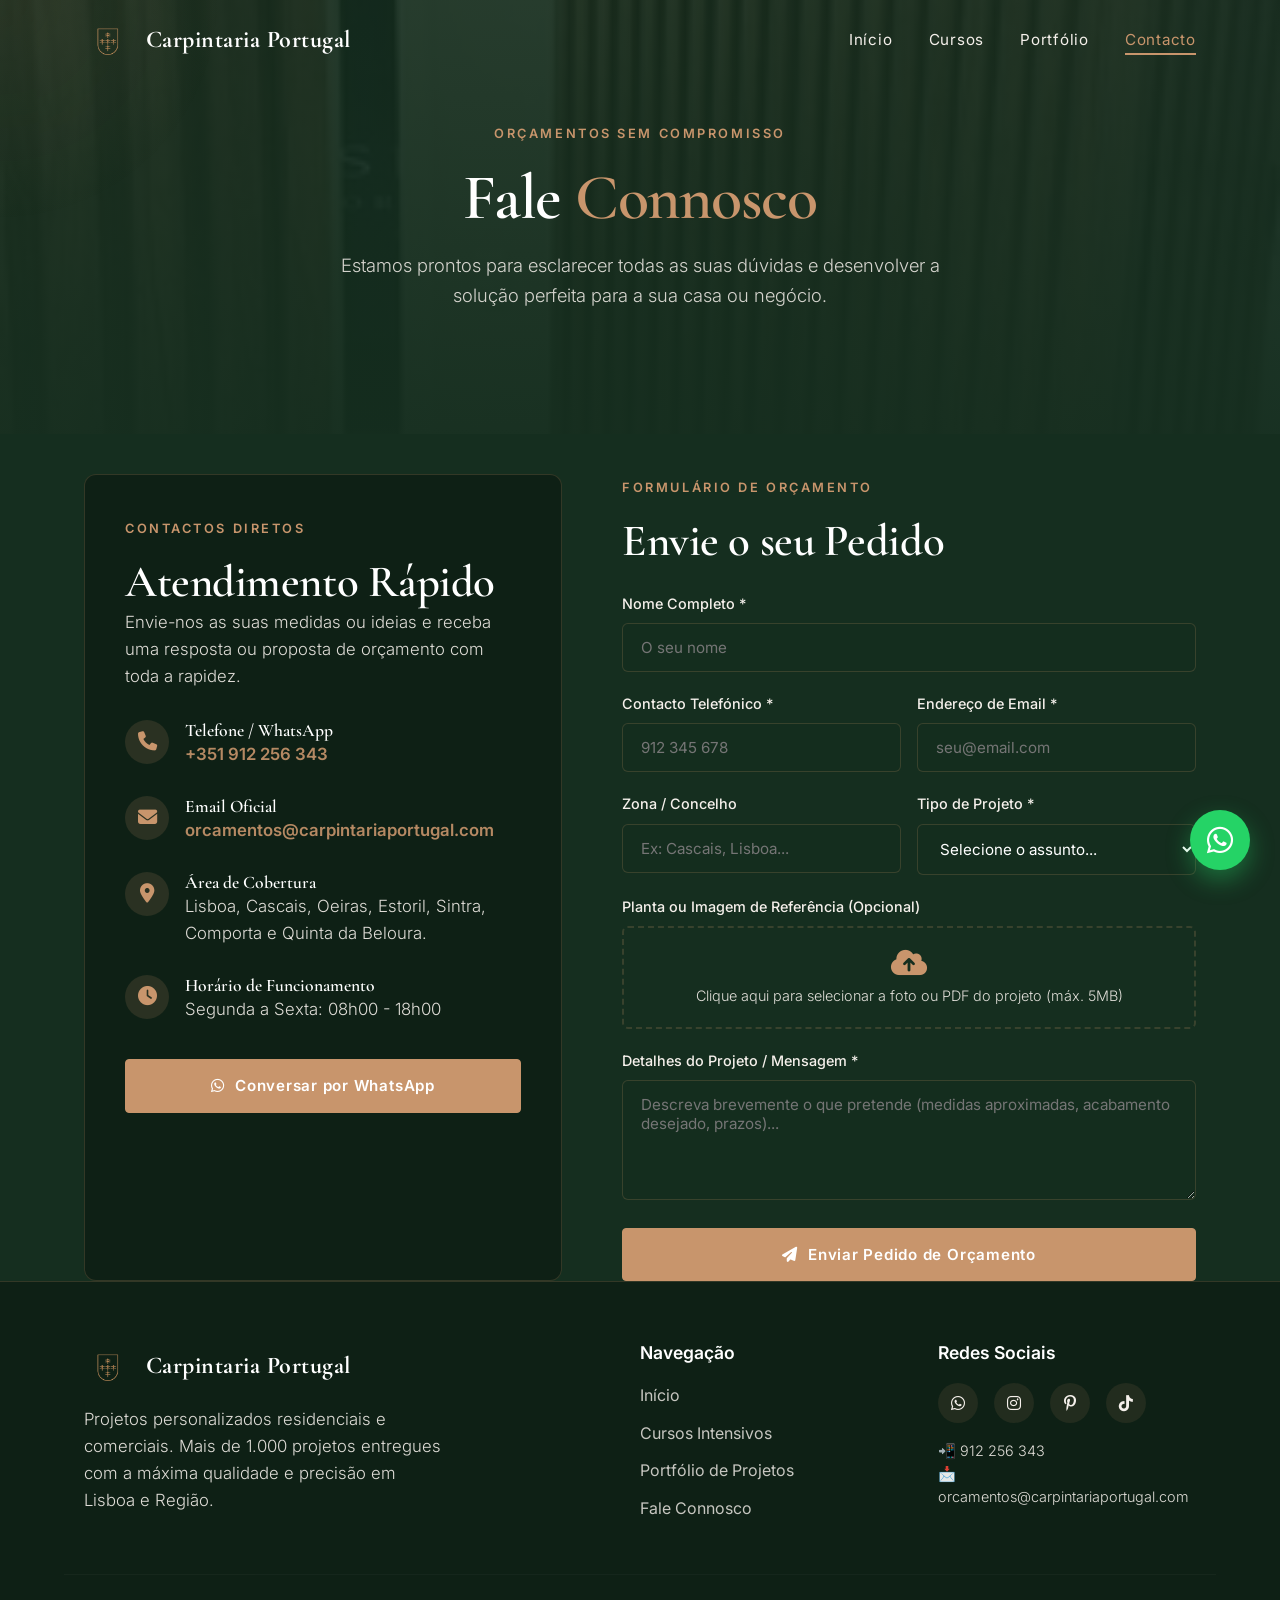
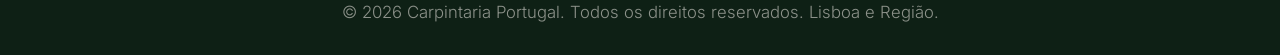
<file: contacto/index.html>
<!DOCTYPE html>
<html lang="pt-PT">
<head>
  <meta charset="UTF-8">
  <meta name="viewport" content="width=device-width, initial-scale=1.0">
  <title>Contacto & Orçamentos — Carpintaria Portugal</title>
  <meta name="description" content="Solicite o seu orçamento gratuito de móveis por medida e carpintaria em Lisboa e região. Contacte-nos por telefone, WhatsApp ou formulário.">
  <link rel="canonical" href="https://carpintariaportugal.com/contacto/">
  
  <!-- CSS Stylesheets -->
  <link rel="stylesheet" href="../css/style.css">
  
  <!-- FontAwesome Icons -->
  <link rel="stylesheet" href="https://cdnjs.cloudflare.com/ajax/libs/font-awesome/6.5.1/css/all.min.css">
</head>
<body>

  <!-- Cursor Glow Overlay -->
  <div class="cursor-glow" id="glow"></div>

  <!-- Header & Navigation -->
  <header class="site-header">
    <div class="container header-container">
      <a href="../index.html" class="brand-logo">
        <img src="../images/Logo-Photoroom.png" alt="Carpintaria Portugal Logo">
        <span class="brand-name">Carpintaria Portugal</span>
      </a>

      <button class="mobile-toggle" aria-label="Abrir Menu">
        <span></span>
        <span></span>
        <span></span>
      </button>

      <ul class="nav-menu">
        <li><a href="../index.html" class="nav-link">Início</a></li>
        <li><a href="../cursos/index.html" class="nav-link">Cursos</a></li>
        <li><a href="../portfolio/index.html" class="nav-link">Portfólio</a></li>
        <li><a href="index.html" class="nav-link active">Contacto</a></li>
      </ul>
    </div>
  </header>

  <!-- Hero Section -->
  <section class="hero-section" style="min-height: 45vh;">
    <img src="../images/10A3CBF6-A9DD-439F-8D81-B9284A6F809C-1.jpg" class="hero-bg-media" alt="Contacto Carpintaria Portugal">
    <div class="hero-overlay"></div>
    
    <div class="container hero-content fade-up" style="padding-top: 40px;">
      <span class="section-label">Orçamentos sem Compromisso</span>
      <h1 class="hero-title">Fale <span class="text-copper">Connosco</span></h1>
      <p class="hero-subtitle">Estamos prontos para esclarecer todas as suas dúvidas e desenvolver a solução perfeita para a sua casa ou negócio.</p>
    </div>
  </section>

  <!-- Main Contact Section -->
  <section class="container">
    <div class="contact-wrapper">
      
      <!-- Contact Info Box -->
      <div class="contact-info-box fade-up">
        <span class="section-label">Contactos Diretos</span>
        <h2>Atendimento Rápido</h2>
        <p style="margin-bottom: 30px;">Envie-nos as suas medidas ou ideias e receba uma resposta ou proposta de orçamento com toda a rapidez.</p>

        <div class="info-item">
          <div class="info-icon"><i class="fa-solid fa-phone"></i></div>
          <div>
            <h4 style="font-size: 1.1rem; color: #fff;">Telefone / WhatsApp</h4>
            <p><a href="https://wa.me/351912256343" target="_blank" rel="noopener" style="color: var(--color-copper); text-decoration: none; font-weight: 600;">+351 912 256 343</a></p>
          </div>
        </div>

        <div class="info-item">
          <div class="info-icon"><i class="fa-solid fa-envelope"></i></div>
          <div>
            <h4 style="font-size: 1.1rem; color: #fff;">Email Oficial</h4>
            <p><a href="mailto:orcamentos@carpintariaportugal.com" style="color: var(--color-copper); text-decoration: none; font-weight: 600;">orcamentos@carpintariaportugal.com</a></p>
          </div>
        </div>

        <div class="info-item">
          <div class="info-icon"><i class="fa-solid fa-location-dot"></i></div>
          <div>
            <h4 style="font-size: 1.1rem; color: #fff;">Área de Cobertura</h4>
            <p>Lisboa, Cascais, Oeiras, Estoril, Sintra, Comporta e Quinta da Beloura.</p>
          </div>
        </div>

        <div class="info-item">
          <div class="info-icon"><i class="fa-solid fa-clock"></i></div>
          <div>
            <h4 style="font-size: 1.1rem; color: #fff;">Horário de Funcionamento</h4>
            <p>Segunda a Sexta: 08h00 - 18h00</p>
          </div>
        </div>

        <div style="margin-top: 36px;">
          <a href="https://wa.me/351912256343?text=Olá!%20Gostaria%20de%20pedir%20um%20orçamento%20para%20o%20meu%20projeto." target="_blank" rel="noopener" class="btn btn-primary" style="width: 100%;">
            <i class="fa-brands fa-whatsapp"></i> Conversar por WhatsApp
          </a>
        </div>
      </div>

      <!-- Contact Form -->
      <div class="fade-up">
        <span class="section-label">Formulário de Orçamento</span>
        <h2 style="margin-bottom: 24px;">Envie o seu Pedido</h2>

        <form action="#" method="POST" onsubmit="event.preventDefault(); alert('Obrigado! O seu pedido de orçamento foi enviado com sucesso. Entraremos em contacto em breve.');">
          <div class="form-group">
            <label class="form-label" for="nome">Nome Completo *</label>
            <input type="text" id="nome" class="form-input" placeholder="O seu nome" required>
          </div>

          <div class="form-group" style="display: grid; grid-template-columns: 1fr 1fr; gap: 16px;">
            <div>
              <label class="form-label" for="telefone">Contacto Telefónico *</label>
              <input type="tel" id="telefone" class="form-input" placeholder="912 345 678" required>
            </div>
            <div>
              <label class="form-label" for="email">Endereço de Email *</label>
              <input type="email" id="email" class="form-input" placeholder="seu@email.com" required>
            </div>
          </div>

          <div class="form-group" style="display: grid; grid-template-columns: 1fr 1fr; gap: 16px;">
            <div>
              <label class="form-label" for="zona">Zona / Concelho</label>
              <input type="text" id="zona" class="form-input" placeholder="Ex: Cascais, Lisboa...">
            </div>
            <div>
              <label class="form-label" for="assunto">Tipo de Projeto *</label>
              <select id="assunto" class="form-select" required>
                <option value="">Selecione o assunto...</option>
                <option value="Roupeiros / Closets">Roupeiros / Closets</option>
                <option value="Cozinhas Planeadas">Cozinhas Planeadas</option>
                <option value="Móveis Personalizados">Móveis Personalizados</option>
                <option value="Ambientes Comerciais">Ambientes Comerciais</option>
                <option value="Cursos Intensivos">Cursos Intensivos</option>
                <option value="Outros Serviços">Outros Serviços</option>
              </select>
            </div>
          </div>

          <div class="form-group">
            <label class="form-label">Planta ou Imagem de Referência (Opcional)</label>
            <div class="file-upload-wrap">
              <i class="fa-solid fa-cloud-arrow-up" style="font-size: 1.8rem; color: var(--color-copper); margin-bottom: 8px;"></i>
              <p style="font-size: 0.9rem;">Clique aqui para selecionar a foto ou PDF do projeto (máx. 5MB)</p>
              <input type="file" style="display: none;" accept="image/*,.pdf">
            </div>
          </div>

          <div class="form-group">
            <label class="form-label" for="mensagem">Detalhes do Projeto / Mensagem *</label>
            <textarea id="mensagem" class="form-textarea" placeholder="Descreva brevemente o que pretende (medidas aproximadas, acabamento desejado, prazos)..." required></textarea>
          </div>

          <button type="submit" class="btn btn-primary" style="width: 100%; padding: 16px;">
            <i class="fa-solid fa-paper-plane"></i> Enviar Pedido de Orçamento
          </button>
        </form>
      </div>

    </div>
  </section>

  <!-- Footer -->
  <footer class="site-footer">
    <div class="container footer-grid">
      <div class="footer-brand">
        <a href="../index.html" class="brand-logo">
          <img src="../images/Logo-Photoroom.png" alt="Carpintaria Portugal Logo">
          <span class="brand-name">Carpintaria Portugal</span>
        </a>
        <p>Projetos personalizados residenciais e comerciais. Mais de 1.000 projetos entregues com a máxima qualidade e precisão em Lisboa e Região.</p>
      </div>

      <div>
        <h4 class="footer-title">Navegação</h4>
        <ul class="footer-links">
          <li><a href="../index.html">Início</a></li>
          <li><a href="../cursos/index.html">Cursos Intensivos</a></li>
          <li><a href="../portfolio/index.html">Portfólio de Projetos</a></li>
          <li><a href="index.html">Fale Connosco</a></li>
        </ul>
      </div>

      <div>
        <h4 class="footer-title">Redes Sociais</h4>
        <div class="social-icons">
          <a href="https://wa.me/351912256343" target="_blank" rel="noopener" class="social-link" aria-label="WhatsApp"><i class="fa-brands fa-whatsapp"></i></a>
          <a href="https://instagram.com/carpintariaportugal" target="_blank" rel="noopener" class="social-link" aria-label="Instagram"><i class="fa-brands fa-instagram"></i></a>
          <a href="https://pinterest.com/carpintariaportugal/" target="_blank" rel="noopener" class="social-link" aria-label="Pinterest"><i class="fa-brands fa-pinterest-p"></i></a>
          <a href="https://www.tiktok.com/@carpintariaportugal" target="_blank" rel="noopener" class="social-link" aria-label="TikTok"><i class="fa-brands fa-tiktok"></i></a>
        </div>
        <p style="margin-top: 16px; font-size: 0.9rem;">📲 912 256 343<br>📩 orcamentos@carpintariaportugal.com</p>
      </div>
    </div>

    <div class="container footer-bottom">
      <p>&copy; 2026 Carpintaria Portugal. Todos os direitos reservados. Lisboa e Região.</p>
    </div>
  </footer>

  <!-- Floating WhatsApp Widget -->
  <a href="https://wa.me/351912256343" class="whatsapp-float" target="_blank" rel="noopener" aria-label="Contacto via WhatsApp">
    <i class="fa-brands fa-whatsapp"></i>
  </a>

  <!-- JS Scripts -->
  <script src="../js/main.js"></script>
</body>
</html>
</file>
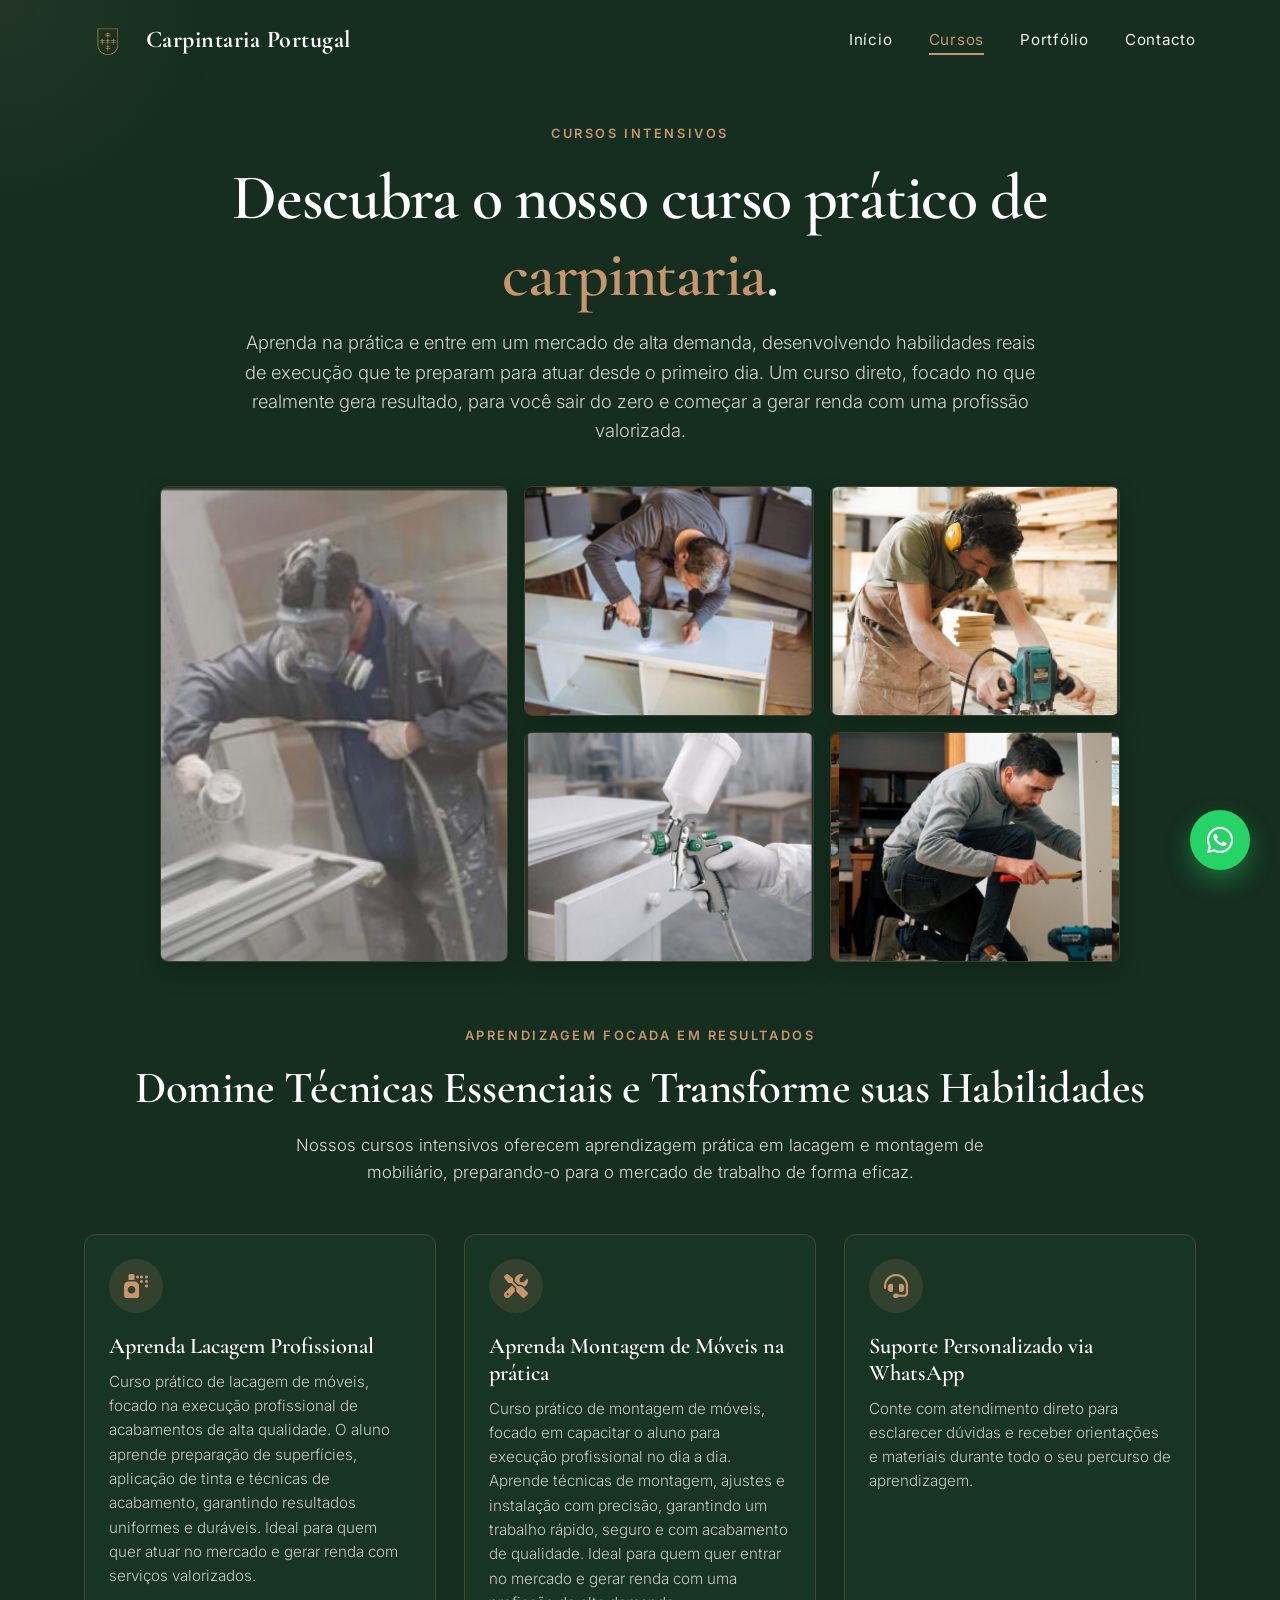
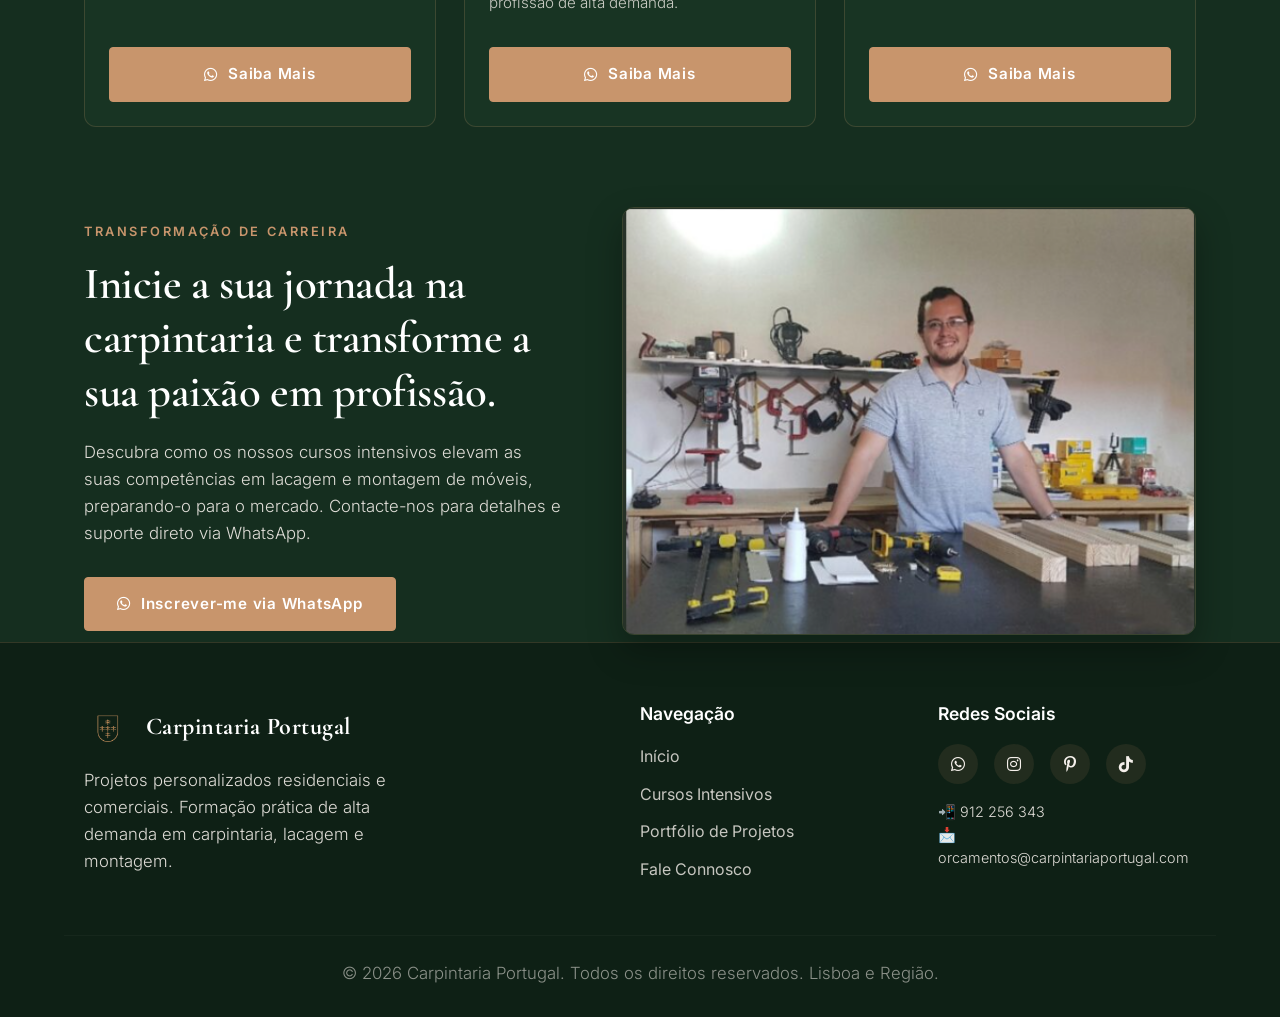
<file: cursos/index.html>
<!DOCTYPE html>
<html lang="pt-PT">
<head>
  <meta charset="UTF-8">
  <meta name="viewport" content="width=device-width, initial-scale=1.0">
  <title>Cursos Intensivos de Carpintaria — Carpintaria Portugal</title>
  <meta name="description" content="Cursos práticos de lacagem profissional e montagem de móveis em Lisboa. Aprenda na prática e transforme a sua paixão em profissão de alta demanda.">
  <link rel="canonical" href="https://carpintariaportugal.com/servicos/">
  
  <!-- CSS Stylesheets -->
  <link rel="stylesheet" href="../css/style.css">
  
  <!-- FontAwesome Icons -->
  <link rel="stylesheet" href="https://cdnjs.cloudflare.com/ajax/libs/font-awesome/6.5.1/css/all.min.css">
</head>
<body>

  <!-- Cursor Glow Overlay -->
  <div class="cursor-glow" id="glow"></div>

  <!-- Header & Navigation -->
  <header class="site-header">
    <div class="container header-container">
      <a href="../index.html" class="brand-logo">
        <img src="../images/Logo-Photoroom.png" alt="Carpintaria Portugal Logo">
        <span class="brand-name">Carpintaria Portugal</span>
      </a>

      <button class="mobile-toggle" aria-label="Abrir Menu">
        <span></span>
        <span></span>
        <span></span>
      </button>

      <ul class="nav-menu">
        <li><a href="../index.html" class="nav-link">Início</a></li>
        <li><a href="index.html" class="nav-link active">Cursos</a></li>
        <li><a href="../portfolio/index.html" class="nav-link">Portfólio</a></li>
        <li><a href="../contacto/index.html" class="nav-link">Contacto</a></li>
      </ul>
    </div>
  </header>

  <!-- Hero Section -->
  <section class="hero-section" style="min-height: auto; padding-bottom: 60px;">
    <div class="container hero-content fade-up" style="max-width: 1000px; padding-top: 40px;">
      <span class="section-label">Cursos Intensivos</span>
      <h1 class="hero-title">Descubra o nosso curso prático de <span class="text-copper">carpintaria</span>.</h1>
      <p class="hero-subtitle" style="max-width: 800px;">
        Aprenda na prática e entre em um mercado de alta demanda, desenvolvendo habilidades reais de execução que te preparam para atuar desde o primeiro dia. Um curso direto, focado no que realmente gera resultado, para você sair do zero e começar a gerar renda com uma profissão valorizada.
      </p>

      <!-- 5 Image Collage Grid (Identical to Original Site) -->
      <div class="cursos-collage-container">
        <div class="cursos-collage-grid">
          <!-- Tall Left Image (1) -->
          <div class="cursos-img-item cursos-img-tall">
            <img src="../images/curso (1).png" alt="Montagem Prática de Móveis">
          </div>
          <!-- Top Middle (2) -->
          <div class="cursos-img-item">
            <img src="../images/curso (2).png" alt="Lacagem de Móveis com Pistola">
          </div>
          <!-- Top Right (3) -->
          <div class="cursos-img-item">
            <img src="../images/curso (3).png" alt="Uso de Tupia e Ferramentas">
          </div>
          <!-- Bottom Middle (4) -->
          <div class="cursos-img-item">
            <img src="../images/curso (4).png" alt="Ajustes e Montagem">
          </div>
          <!-- Bottom Right (5) -->
          <div class="cursos-img-item">
            <img src="../images/curso (5).png" alt="Pintura e Acabamento em Estufa">
          </div>
        </div>
      </div>
    </div>
  </section>

  <!-- Features & Curriculum Section -->
  <section class="container">
    <div class="text-center fade-up">
      <span class="section-label">Aprendizagem Focada em Resultados</span>
      <h2>Domine Técnicas Essenciais e Transforme suas Habilidades</h2>
      <p style="max-width: 750px; margin: 16px auto 0;">
        Nossos cursos intensivos oferecem aprendizagem prática em lacagem e montagem de mobiliário, preparando-o para o mercado de trabalho de forma eficaz.
      </p>
    </div>

    <div class="cards-grid">
      <!-- Card 1 -->
      <div class="tilt-card fade-up">
        <div class="info-icon" style="margin-bottom: 20px; font-size: 1.5rem; width: 54px; height: 54px;">
          <i class="fa-solid fa-spray-can"></i>
        </div>
        <h3 class="card-title">Aprenda Lacagem Profissional</h3>
        <p class="card-desc">
          Curso prático de lacagem de móveis, focado na execução profissional de acabamentos de alta qualidade. O aluno aprende preparação de superfícies, aplicação de tinta e técnicas de acabamento, garantindo resultados uniformes e duráveis. Ideal para quem quer atuar no mercado e gerar renda com serviços valorizados.
        </p>
        <a href="https://wa.me/351912256343?text=Olá!%20Gostaria%20de%20saber%20mais%20sobre%20o%20Curso%20de%20Lacagem%20Profissional." target="_blank" rel="noopener" class="btn btn-primary" style="margin-top: 16px;">
          <i class="fa-brands fa-whatsapp"></i> Saiba Mais
        </a>
      </div>

      <!-- Card 2 -->
      <div class="tilt-card fade-up">
        <div class="info-icon" style="margin-bottom: 20px; font-size: 1.5rem; width: 54px; height: 54px;">
          <i class="fa-solid fa-screwdriver-wrench"></i>
        </div>
        <h3 class="card-title">Aprenda Montagem de Móveis na prática</h3>
        <p class="card-desc">
          Curso prático de montagem de móveis, focado em capacitar o aluno para execução profissional no dia a dia. Aprende técnicas de montagem, ajustes e instalação com precisão, garantindo um trabalho rápido, seguro e com acabamento de qualidade. Ideal para quem quer entrar no mercado e gerar renda com uma profissão de alta demanda.
        </p>
        <a href="https://wa.me/351912256343?text=Olá!%20Gostaria%20de%20saber%20mais%20sobre%20o%20Curso%20de%20Montagem%20de%20Móveis." target="_blank" rel="noopener" class="btn btn-primary" style="margin-top: 16px;">
          <i class="fa-brands fa-whatsapp"></i> Saiba Mais
        </a>
      </div>

      <!-- Card 3 -->
      <div class="tilt-card fade-up">
        <div class="info-icon" style="margin-bottom: 20px; font-size: 1.5rem; width: 54px; height: 54px;">
          <i class="fa-solid fa-headset"></i>
        </div>
        <h3 class="card-title">Suporte Personalizado via WhatsApp</h3>
        <p class="card-desc">
          Conte com atendimento direto para esclarecer dúvidas e receber orientações e materiais durante todo o seu percurso de aprendizagem.
        </p>
        <a href="https://wa.me/351912256343?text=Olá!%20Gostaria%20de%20saber%20mais%20sobre%20os%20Cursos%20Intensivos." target="_blank" rel="noopener" class="btn btn-primary" style="margin-top: 16px;">
          <i class="fa-brands fa-whatsapp"></i> Saiba Mais
        </a>
      </div>
    </div>
  </section>

  <!-- Final Callout Section (Original Instructor Photo) -->
  <section class="container" style="padding-top: 40px;">
    <div class="contact-wrapper fade-up" style="align-items: center;">
      <div>
        <span class="section-label">Transformação de Carreira</span>
        <h2>Inicie a sua jornada na carpintaria e transforme a sua paixão em profissão.</h2>
        <p style="margin: 20px 0 30px;">
          Descubra como os nossos cursos intensivos elevam as suas competências em lacagem e montagem de móveis, preparando-o para o mercado. Contacte-nos para detalhes e suporte direto via WhatsApp.
        </p>
        <a href="https://wa.me/351912256343?text=Olá!%20Quero%20inscrever-me%20no%20Curso%20Intensivo%20de%20Carpintaria." target="_blank" rel="noopener" class="btn btn-primary">
          <i class="fa-brands fa-whatsapp"></i> Inscrever-me via WhatsApp
        </a>
      </div>
      <div>
        <img src="../images/de-carreira.png" alt="Formador de Carpintaria na Oficina" style="width: 100%; border-radius: 12px; border: 1px solid var(--color-border); box-shadow: 0 15px 35px rgba(0,0,0,0.3);">
      </div>
    </div>
  </section>

  <!-- Footer -->
  <footer class="site-footer">
    <div class="container footer-grid">
      <div class="footer-brand">
        <a href="../index.html" class="brand-logo">
          <img src="../images/Logo-Photoroom.png" alt="Carpintaria Portugal Logo">
          <span class="brand-name">Carpintaria Portugal</span>
        </a>
        <p>Projetos personalizados residenciais e comerciais. Formação prática de alta demanda em carpintaria, lacagem e montagem.</p>
      </div>

      <div>
        <h4 class="footer-title">Navegação</h4>
        <ul class="footer-links">
          <li><a href="../index.html">Início</a></li>
          <li><a href="index.html">Cursos Intensivos</a></li>
          <li><a href="../portfolio/index.html">Portfólio de Projetos</a></li>
          <li><a href="../contacto/index.html">Fale Connosco</a></li>
        </ul>
      </div>

      <div>
        <h4 class="footer-title">Redes Sociais</h4>
        <div class="social-icons">
          <a href="https://wa.me/351912256343" target="_blank" rel="noopener" class="social-link" aria-label="WhatsApp"><i class="fa-brands fa-whatsapp"></i></a>
          <a href="https://instagram.com/carpintariaportugal" target="_blank" rel="noopener" class="social-link" aria-label="Instagram"><i class="fa-brands fa-instagram"></i></a>
          <a href="https://pinterest.com/carpintariaportugal/" target="_blank" rel="noopener" class="social-link" aria-label="Pinterest"><i class="fa-brands fa-pinterest-p"></i></a>
          <a href="https://www.tiktok.com/@carpintariaportugal" target="_blank" rel="noopener" class="social-link" aria-label="TikTok"><i class="fa-brands fa-tiktok"></i></a>
        </div>
        <p style="margin-top: 16px; font-size: 0.9rem;">📲 912 256 343<br>📩 orcamentos@carpintariaportugal.com</p>
      </div>
    </div>

    <div class="container footer-bottom">
      <p>&copy; 2026 Carpintaria Portugal. Todos os direitos reservados. Lisboa e Região.</p>
    </div>
  </footer>

  <!-- Floating WhatsApp Widget -->
  <a href="https://wa.me/351912256343" class="whatsapp-float" target="_blank" rel="noopener" aria-label="Contacto via WhatsApp">
    <i class="fa-brands fa-whatsapp"></i>
  </a>

  <!-- JS Scripts -->
  <script src="../js/main.js"></script>
</body>
</html>
</file>
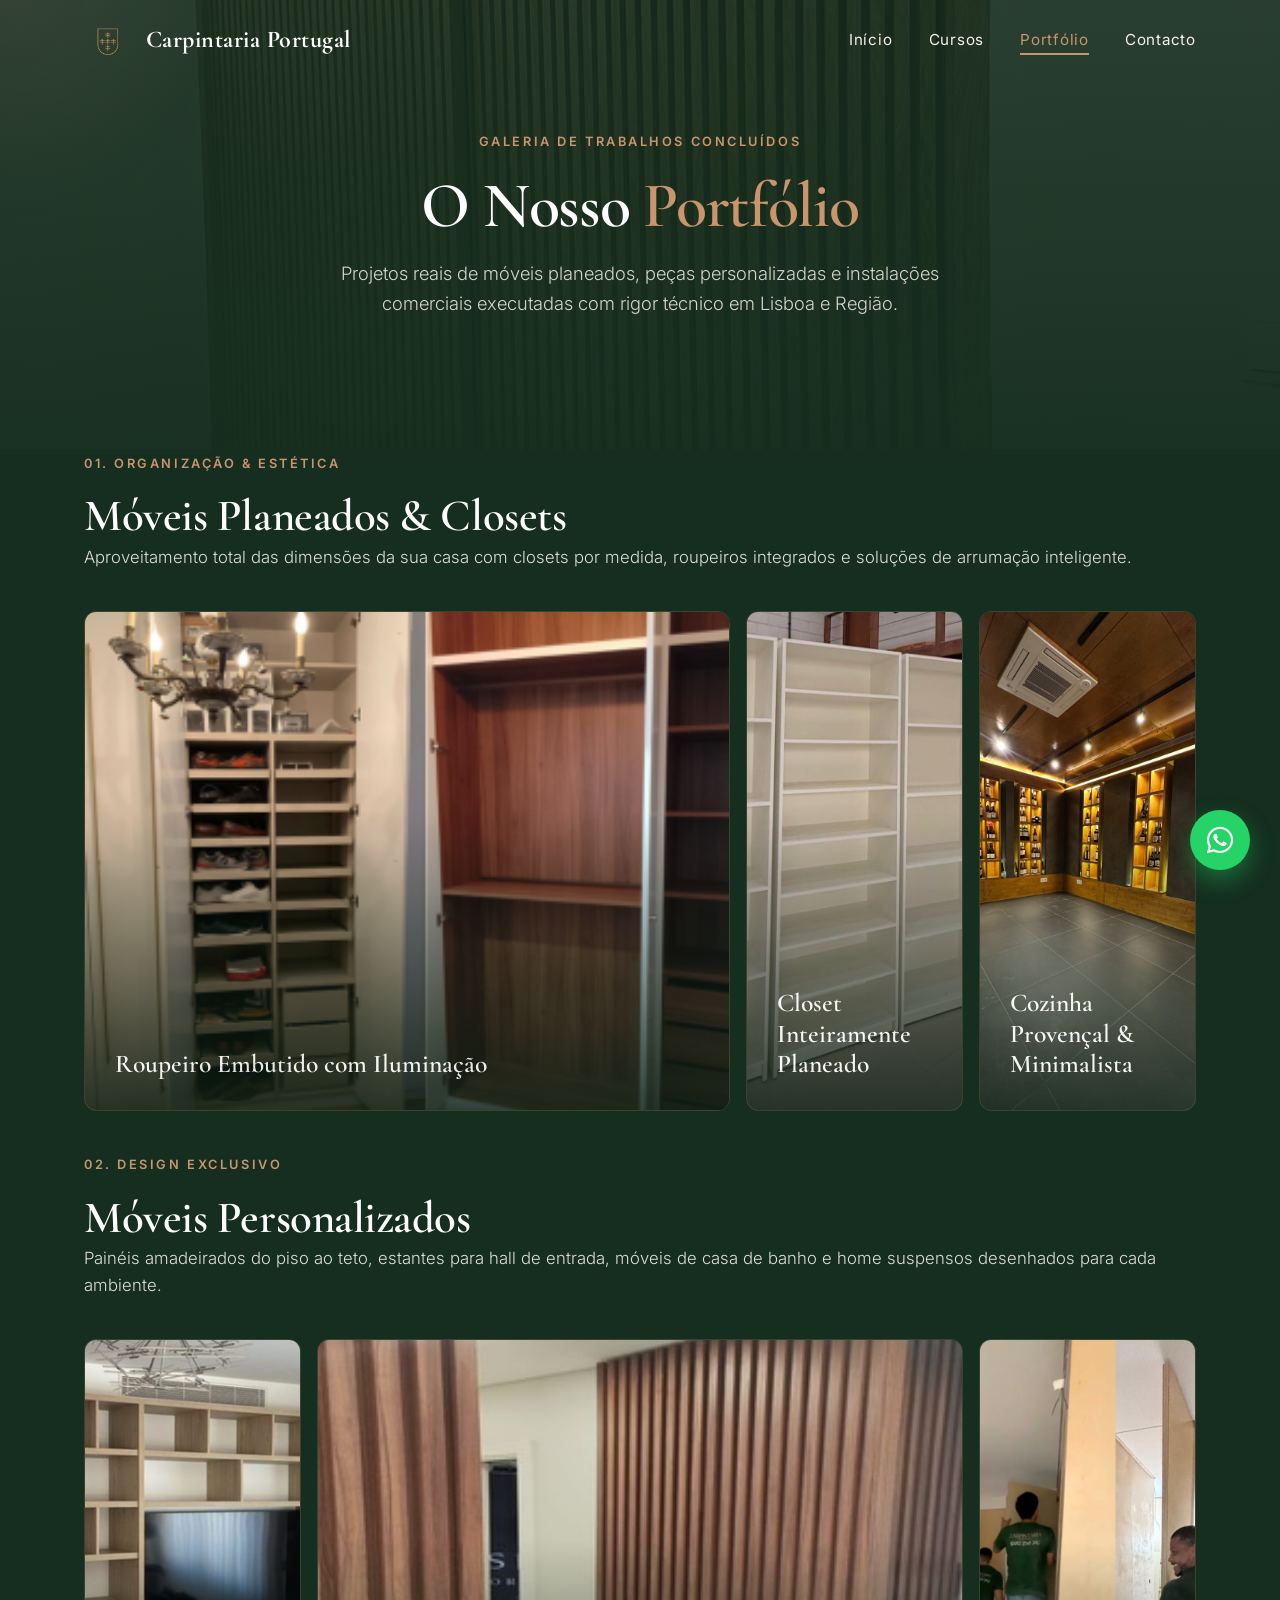
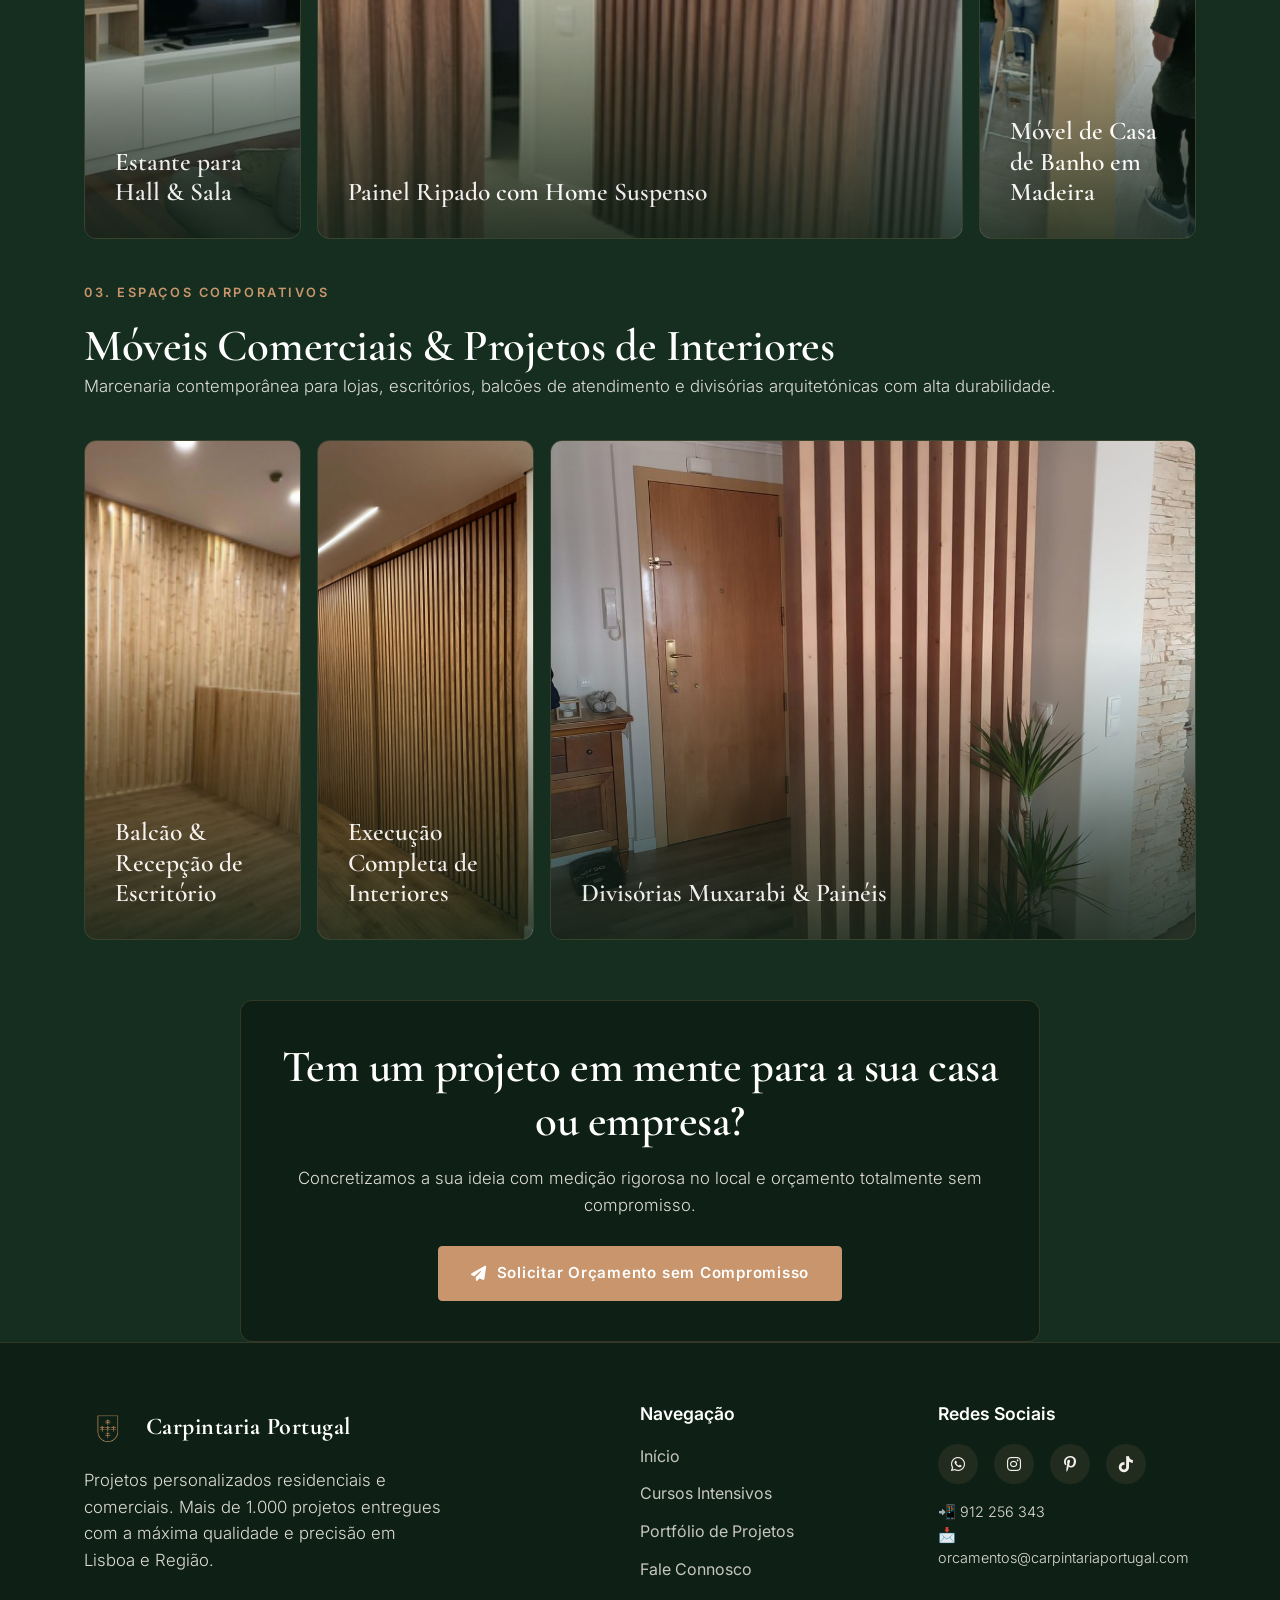
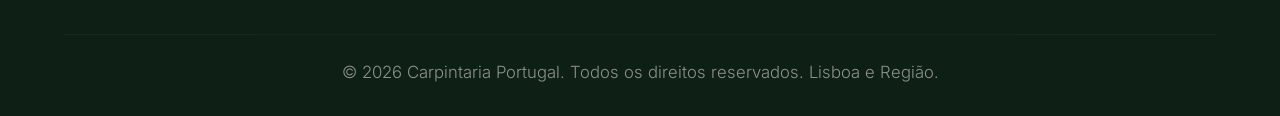
<file: portfolio/index.html>
<!DOCTYPE html>
<html lang="pt-PT">
<head>
  <meta charset="UTF-8">
  <meta name="viewport" content="width=device-width, initial-scale=1.0">
  <title>Portfólio de Projetos — Carpintaria Portugal</title>
  <meta name="description" content="Explore o nosso portfólio de móveis planeados, mobiliário personalizado e ambientes comerciais em Lisboa. Galeria de trabalhos executados por medida.">
  <link rel="canonical" href="https://carpintariaportugal.com/portfolio/">
  
  <!-- CSS Stylesheets -->
  <link rel="stylesheet" href="../css/style.css">
  
  <!-- FontAwesome Icons -->
  <link rel="stylesheet" href="https://cdnjs.cloudflare.com/ajax/libs/font-awesome/6.5.1/css/all.min.css">
</head>
<body>

  <!-- Cursor Glow Overlay -->
  <div class="cursor-glow" id="glow"></div>

  <!-- Header & Navigation -->
  <header class="site-header">
    <div class="container header-container">
      <a href="../index.html" class="brand-logo">
        <img src="../images/Logo-Photoroom.png" alt="Carpintaria Portugal Logo">
        <span class="brand-name">Carpintaria Portugal</span>
      </a>

      <button class="mobile-toggle" aria-label="Abrir Menu">
        <span></span>
        <span></span>
        <span></span>
      </button>

      <ul class="nav-menu">
        <li><a href="../index.html" class="nav-link">Início</a></li>
        <li><a href="../cursos/index.html" class="nav-link">Cursos</a></li>
        <li><a href="index.html" class="nav-link active">Portfólio</a></li>
        <li><a href="../contacto/index.html" class="nav-link">Contacto</a></li>
      </ul>
    </div>
  </header>

  <!-- Hero Section -->
  <section class="hero-section" style="min-height: 50vh;">
    <img src="../images/0a067d14-fbf8-40aa-9e1d-74f23b54117b-2.jpg" class="hero-bg-media" alt="Portfólio de Marcenaria">
    <div class="hero-overlay"></div>
    
    <div class="container hero-content fade-up" style="padding-top: 40px;">
      <span class="section-label">Galeria de Trabalhos Concluídos</span>
      <h1 class="hero-title">O Nosso <span class="text-copper">Portfólio</span></h1>
      <p class="hero-subtitle">Projetos reais de móveis planeados, peças personalizadas e instalações comerciais executadas com rigor técnico em Lisboa e Região.</p>
    </div>
  </section>

  <!-- Section 1: Planeados -->
  <section class="container">
    <div class="fade-up">
      <span class="section-label">01. Organização & Estética</span>
      <h2>Móveis Planeados & Closets</h2>
      <p>Aproveitamento total das dimensões da sua casa com closets por medida, roupeiros integrados e soluções de arrumação inteligente.</p>
    </div>

    <div class="accordion-slider fade-up">
      <div class="accordion-panel active">
        <img src="../images/2-3.png" alt="Roupeiro Planeado Por Medida">
        <div class="accordion-panel-content">
          <h3 class="accordion-panel-title">Roupeiro Embutido com Iluminação</h3>
        </div>
      </div>

      <div class="accordion-panel">
        <img src="../images/WhatsApp-Image-2026-04-17-at-17.20.03.jpeg" alt="Closet Personalizado">
        <div class="accordion-panel-content">
          <h3 class="accordion-panel-title">Closet Inteiramente Planeado</h3>
        </div>
      </div>

      <div class="accordion-panel">
        <img src="../images/dee9cb27-7137-421e-8eb6-0f0ad002dfb1-1-scaled.jpg" alt="Cozinha Planeada Clean">
        <div class="accordion-panel-content">
          <h3 class="accordion-panel-title">Cozinha Provençal & Minimalista</h3>
        </div>
      </div>
    </div>
  </section>

  <!-- Section 2: Móveis Personalizados -->
  <section class="container" style="padding-top: 40px;">
    <div class="fade-up">
      <span class="section-label">02. Design Exclusivo</span>
      <h2>Móveis Personalizados</h2>
      <p>Painéis amadeirados do piso ao teto, estantes para hall de entrada, móveis de casa de banho e home suspensos desenhados para cada ambiente.</p>
    </div>

    <div class="accordion-slider fade-up">
      <div class="accordion-panel">
        <img src="../images/Screenshot_2.jpg" alt="Mobiliário Exclusivo">
        <div class="accordion-panel-content">
          <h3 class="accordion-panel-title">Estante para Hall & Sala</h3>
        </div>
      </div>

      <div class="accordion-panel active">
        <img src="../images/10A3CBF6-A9DD-439F-8D81-B9284A6F809C-1.jpg" alt="Móveis de Sala">
        <div class="accordion-panel-content">
          <h3 class="accordion-panel-title">Painel Ripado com Home Suspenso</h3>
        </div>
      </div>

      <div class="accordion-panel">
        <img src="../images/1.png" alt="Móvel de Casa de Banho">
        <div class="accordion-panel-content">
          <h3 class="accordion-panel-title">Móvel de Casa de Banho em Madeira</h3>
        </div>
      </div>
    </div>
  </section>

  <!-- Section 3: Móveis Comerciais -->
  <section class="container" style="padding-top: 40px;">
    <div class="fade-up">
      <span class="section-label">03. Espaços Corporativos</span>
      <h2>Móveis Comerciais & Projetos de Interiores</h2>
      <p>Marcenaria contemporânea para lojas, escritórios, balcões de atendimento e divisórias arquitetónicas com alta durabilidade.</p>
    </div>

    <div class="accordion-slider fade-up">
      <div class="accordion-panel">
        <img src="../images/Design-sem-nome-5-2.png" alt="Ambiente Comercial">
        <div class="accordion-panel-content">
          <h3 class="accordion-panel-title">Balcão & Recepção de Escritório</h3>
        </div>
      </div>

      <div class="accordion-panel">
        <img src="../images/0a067d14-fbf8-40aa-9e1d-74f23b54117b-2.jpg" alt="Projeto de Interiores">
        <div class="accordion-panel-content">
          <h3 class="accordion-panel-title">Execução Completa de Interiores</h3>
        </div>
      </div>

      <div class="accordion-panel active">
        <img src="../images/e534b15c-c8e8-4325-81cf-ff935476493c.jpeg" alt="Divisórias de Ambientes">
        <div class="accordion-panel-content">
          <h3 class="accordion-panel-title">Divisórias Muxarabi & Painéis</h3>
        </div>
      </div>
    </div>
  </section>

  <!-- Call to Action Banner -->
  <section class="container text-center" style="padding-top: 60px;">
    <div class="contact-info-box fade-up" style="max-width: 800px; margin: 0 auto;">
      <h2>Tem um projeto em mente para a sua casa ou empresa?</h2>
      <p style="margin: 16px 0 28px;">Concretizamos a sua ideia com medição rigorosa no local e orçamento totalmente sem compromisso.</p>
      <a href="../contacto/index.html" class="btn btn-primary"><i class="fa-solid fa-paper-plane"></i> Solicitar Orçamento sem Compromisso</a>
    </div>
  </section>

  <!-- Footer -->
  <footer class="site-footer">
    <div class="container footer-grid">
      <div class="footer-brand">
        <a href="../index.html" class="brand-logo">
          <img src="../images/Logo-Photoroom.png" alt="Carpintaria Portugal Logo">
          <span class="brand-name">Carpintaria Portugal</span>
        </a>
        <p>Projetos personalizados residenciais e comerciais. Mais de 1.000 projetos entregues com a máxima qualidade e precisão em Lisboa e Região.</p>
      </div>

      <div>
        <h4 class="footer-title">Navegação</h4>
        <ul class="footer-links">
          <li><a href="../index.html">Início</a></li>
          <li><a href="../cursos/index.html">Cursos Intensivos</a></li>
          <li><a href="index.html">Portfólio de Projetos</a></li>
          <li><a href="../contacto/index.html">Fale Connosco</a></li>
        </ul>
      </div>

      <div>
        <h4 class="footer-title">Redes Sociais</h4>
        <div class="social-icons">
          <a href="https://wa.me/351912256343" target="_blank" rel="noopener" class="social-link" aria-label="WhatsApp"><i class="fa-brands fa-whatsapp"></i></a>
          <a href="https://instagram.com/carpintariaportugal" target="_blank" rel="noopener" class="social-link" aria-label="Instagram"><i class="fa-brands fa-instagram"></i></a>
          <a href="https://pinterest.com/carpintariaportugal/" target="_blank" rel="noopener" class="social-link" aria-label="Pinterest"><i class="fa-brands fa-pinterest-p"></i></a>
          <a href="https://www.tiktok.com/@carpintariaportugal" target="_blank" rel="noopener" class="social-link" aria-label="TikTok"><i class="fa-brands fa-tiktok"></i></a>
        </div>
        <p style="margin-top: 16px; font-size: 0.9rem;">📲 912 256 343<br>📩 orcamentos@carpintariaportugal.com</p>
      </div>
    </div>

    <div class="container footer-bottom">
      <p>&copy; 2026 Carpintaria Portugal. Todos os direitos reservados. Lisboa e Região.</p>
    </div>
  </footer>

  <!-- Floating WhatsApp Widget -->
  <a href="https://wa.me/351912256343" class="whatsapp-float" target="_blank" rel="noopener" aria-label="Contacto via WhatsApp">
    <i class="fa-brands fa-whatsapp"></i>
  </a>

  <!-- JS Scripts -->
  <script src="../js/main.js"></script>
</body>
</html>
</file>
<file: css/style.css>
/* ==========================================================================
   CARPINTARIA PORTUGAL — DESIGN SYSTEM & MASTER STYLESHEET
   ========================================================================== */

@import url('https://fonts.googleapis.com/css2?family=Cormorant+Garamond:ital,wght@0,400;0,600;0,700;1,400;1,600&family=Inter:wght@300;400;500;600;700&display=swap');

:root {
  /* Color Palette */
  --color-forest: #152e1f;
  --color-forest-dark: #0e2015;
  --color-forest-light: #20402c;
  --color-copper: #c8956c;
  --color-copper-light: #e0b48f;
  --color-copper-dark: #a6734c;
  --color-cream: #f5f0eb;
  --color-warm-white: #faf8f5;
  --color-charcoal: #1a1a1f;
  --color-muted: #7a7a82;
  --color-border: rgba(200, 149, 108, 0.2);

  /* Typography */
  --font-serif: 'Cormorant Garamond', Georgia, serif;
  --font-sans: 'Inter', system-ui, -apple-system, sans-serif;

  /* Spacing */
  --container-width: 1280px;
  --header-height: 80px;

  /* Transitions & Shadows */
  --transition-fast: 0.2s cubic-bezier(0.16, 1, 0.3, 1);
  --transition-smooth: 0.4s cubic-bezier(0.16, 1, 0.3, 1);
  --shadow-subtle: 0 10px 30px rgba(0, 0, 0, 0.15);
  --shadow-glow: 0 0 40px rgba(200, 149, 108, 0.25);
}

/* Reset & Box Sizing */
*, *::before, *::after {
  box-sizing: border-box;
  margin: 0;
  padding: 0;
}

html {
  scroll-behavior: smooth;
  font-size: 16px;
  -webkit-text-size-adjust: 100%;
}

body {
  background-color: var(--color-forest);
  color: var(--color-cream);
  font-family: var(--font-sans);
  line-height: 1.6;
  -webkit-font-smoothing: antialiased;
  -moz-osx-font-smoothing: grayscale;
  overflow-x: hidden;
}

/* Cursor Glow */
.cursor-glow {
  position: fixed;
  width: 450px;
  height: 450px;
  border-radius: 50%;
  background: radial-gradient(circle, rgba(200, 149, 108, 0.08) 0%, transparent 70%);
  pointer-events: none;
  z-index: 9999;
  transform: translate(-50%, -50%);
  transition: opacity 0.3s ease;
}

@media (max-width: 1024px) {
  .cursor-glow { display: none; }
}

/* Base Layout Containers */
.container {
  width: 90%;
  max-width: var(--container-width);
  margin: 0 auto;
  padding: 0 20px;
}

section {
  padding: 100px 0;
  position: relative;
}

/* Typography Utility */
h1, h2, h3, h4 {
  font-family: var(--font-serif);
  font-weight: 600;
  line-height: 1.2;
  color: #ffffff;
}

h1 { font-size: clamp(2.5rem, 5vw, 4.5rem); letter-spacing: -0.02em; }
h2 { font-size: clamp(2rem, 3.5vw, 3.2rem); letter-spacing: -0.01em; }
h3 { font-size: clamp(1.4rem, 2vw, 2rem); }
h4 { font-size: clamp(1.1rem, 1.5vw, 1.4rem); }

p {
  color: var(--color-cream);
  opacity: 0.9;
  font-size: 1.05rem;
  font-weight: 300;
}

.text-copper { color: var(--color-copper); }
.text-center { text-align: center; }

.section-label {
  display: inline-block;
  font-size: 0.8rem;
  font-weight: 600;
  letter-spacing: 0.2em;
  text-transform: uppercase;
  color: var(--color-copper);
  margin-bottom: 16px;
}

/* ==========================================================================
   HEADER & NAVIGATION
   ========================================================================== */
.site-header {
  position: fixed;
  top: 0;
  left: 0;
  width: 100%;
  height: var(--header-height);
  z-index: 1000;
  transition: background-color var(--transition-smooth), backdrop-filter var(--transition-smooth), border-bottom var(--transition-smooth);
}

.site-header.scrolled {
  background-color: rgba(21, 46, 31, 0.85);
  backdrop-filter: blur(16px);
  -webkit-backdrop-filter: blur(16px);
  border-bottom: 1px solid var(--color-border);
}

.header-container {
  display: flex;
  align-items: center;
  justify-content: space-between;
  height: 100%;
}

.brand-logo {
  display: flex;
  align-items: center;
  gap: 14px;
  text-decoration: none;
  color: #fff;
}

.brand-logo img {
  height: 48px;
  width: auto;
  border-radius: 50%;
}

.brand-name {
  font-family: var(--font-serif);
  font-size: 1.5rem;
  font-weight: 700;
  letter-spacing: 0.02em;
  color: #fff;
}

.nav-menu {
  display: flex;
  align-items: center;
  gap: 36px;
  list-style: none;
}

.nav-link {
  color: var(--color-cream);
  text-decoration: none;
  font-size: 0.95rem;
  font-weight: 400;
  letter-spacing: 0.05em;
  position: relative;
  padding: 6px 0;
  transition: color var(--transition-fast);
}

.nav-link::after {
  content: '';
  position: absolute;
  bottom: 0;
  left: 0;
  width: 0;
  height: 2px;
  background-color: var(--color-copper);
  transition: width var(--transition-smooth);
}

.nav-link:hover, .nav-link.active {
  color: var(--color-copper);
}

.nav-link:hover::after, .nav-link.active::after {
  width: 100%;
}

/* Mobile Nav Toggle */
.mobile-toggle {
  display: none;
  background: none;
  border: none;
  cursor: pointer;
  padding: 8px;
}

.mobile-toggle span {
  display: block;
  width: 26px;
  height: 2px;
  background-color: var(--color-cream);
  margin: 6px 0;
  transition: var(--transition-smooth);
}

@media (max-width: 860px) {
  .mobile-toggle { display: block; }

  .nav-menu {
    position: fixed;
    top: var(--header-height);
    right: -100%;
    width: 280px;
    height: calc(100vh - var(--header-height));
    background-color: var(--color-forest-dark);
    flex-direction: column;
    align-items: flex-start;
    padding: 40px 30px;
    gap: 24px;
    transition: right var(--transition-smooth);
    border-left: 1px solid var(--color-border);
    box-shadow: -10px 0 30px rgba(0, 0, 0, 0.5);
  }

  .nav-menu.open {
    right: 0;
  }
}

/* ==========================================================================
   BUTTONS & CTAs
   ========================================================================== */
.btn {
  display: inline-flex;
  align-items: center;
  justify-content: center;
  gap: 10px;
  padding: 14px 32px;
  font-family: var(--font-sans);
  font-size: 0.95rem;
  font-weight: 600;
  letter-spacing: 0.05em;
  text-decoration: none;
  border-radius: 4px;
  cursor: pointer;
  transition: transform var(--transition-fast), box-shadow var(--transition-fast), background-color var(--transition-fast);
}

.btn-primary {
  background-color: var(--color-copper);
  color: #fff;
  border: 1px solid var(--color-copper);
}

.btn-primary:hover {
  background-color: var(--color-copper-light);
  border-color: var(--color-copper-light);
  box-shadow: var(--shadow-glow);
}

.btn-outline {
  background-color: transparent;
  color: var(--color-cream);
  border: 1px solid var(--color-border);
}

.btn-outline:hover {
  border-color: var(--color-copper);
  color: var(--color-copper);
}

/* ==========================================================================
   HERO SECTION & TEXT MASK REVEAL
   ========================================================================== */
.hero-section {
  min-height: 100vh;
  display: flex;
  align-items: center;
  justify-content: center;
  position: relative;
  padding-top: var(--header-height);
  overflow: hidden;
}

.hero-bg-media {
  position: absolute;
  top: 0;
  left: 0;
  width: 100%;
  height: 100%;
  object-fit: cover;
  opacity: 0.35;
  filter: brightness(0.7) contrast(1.1);
  z-index: 1;
}

.hero-overlay {
  position: absolute;
  inset: 0;
  background: linear-gradient(180deg, rgba(21, 46, 31, 0.6) 0%, rgba(21, 46, 31, 0.9) 100%);
  z-index: 2;
}

.hero-content {
  position: relative;
  z-index: 3;
  text-align: center;
  max-width: 900px;
}

.hero-title {
  margin-bottom: 14px;
}

.hero-subtitle {
  font-size: 1.15rem;
  max-width: 650px;
  margin: 0 auto 24px;
  opacity: 0.85;
}

.hero-actions {
  margin-bottom: 20px;
}

.hero-gallery-grid {
  display: grid;
  grid-template-columns: repeat(4, 1fr);
  gap: 16px;
  margin-top: 24px;
}

.hero-img-card {
  border-radius: 8px;
  overflow: hidden;
  height: 180px;
  border: 1px solid var(--color-border);
}

.hero-img-card img {
  width: 100%;
  height: 100%;
  object-fit: cover;
  transition: transform var(--transition-smooth);
}

.hero-img-card:hover img {
  transform: scale(1.08);
}

@media (max-width: 768px) {
  .hero-gallery-grid {
    grid-template-columns: repeat(2, 1fr);
  }
}

/* ==========================================================================
   CURSOS PAGE COLLAGE GRID (5 IMAGES)
   ========================================================================== */
.cursos-collage-container {
  max-width: 960px;
  margin: 40px auto 0;
}

.cursos-collage-grid {
  display: grid;
  grid-template-columns: 1.2fr 1fr 1fr;
  grid-template-rows: repeat(2, 230px);
  gap: 16px;
}

.cursos-img-item {
  border-radius: 8px;
  overflow: hidden;
  border: 1px solid var(--color-border);
  box-shadow: 0 10px 25px rgba(0, 0, 0, 0.2);
}

.cursos-img-item img {
  width: 100%;
  height: 100%;
  object-fit: cover;
  transition: transform var(--transition-smooth);
}

.cursos-img-item:hover img {
  transform: scale(1.05);
}

.cursos-img-tall {
  grid-row: span 2;
}

@media (max-width: 768px) {
  .cursos-collage-grid {
    grid-template-columns: 1fr;
    grid-template-rows: auto;
  }
  .cursos-img-tall {
    grid-row: span 1;
    height: 300px;
  }
}

/* ==========================================================================
   KINETIC MARQUEE
   ========================================================================== */
.marquee-wrapper {
  background-color: var(--color-forest-dark);
  border-top: 1px solid var(--color-border);
  border-bottom: 1px solid var(--color-border);
  padding: 24px 0;
  overflow: hidden;
  white-space: nowrap;
}

.marquee-track {
  display: inline-flex;
  align-items: center;
  gap: 40px;
  will-change: transform;
}

.marquee-item {
  font-family: var(--font-serif);
  font-size: 2.2rem;
  font-weight: 700;
  letter-spacing: 0.05em;
  text-transform: uppercase;
  color: transparent;
  -webkit-text-stroke: 1px rgba(245, 240, 235, 0.4);
  display: flex;
  align-items: center;
  gap: 40px;
}

.marquee-item.filled {
  color: var(--color-copper);
  -webkit-text-stroke: none;
}

.marquee-dot {
  width: 8px;
  height: 8px;
  background-color: var(--color-copper);
  border-radius: 50%;
  display: inline-block;
}

/* ==========================================================================
   3D TILT CARDS & GRID LAYOUTS
   ========================================================================== */
.cards-grid {
  display: grid;
  grid-template-columns: repeat(auto-fit, minmax(280px, 1fr));
  gap: 28px;
  margin-top: 48px;
}

.tilt-card {
  background: rgba(32, 64, 44, 0.4);
  border: 1px solid var(--color-border);
  border-radius: 12px;
  padding: 24px;
  position: relative;
  overflow: hidden;
  transition: transform 0.15s ease-out, border-color var(--transition-fast), box-shadow var(--transition-fast);
  transform-style: preserve-3d;
  display: flex;
  flex-direction: column;
}

.tilt-card:hover {
  border-color: var(--color-copper);
  box-shadow: 0 20px 40px rgba(0, 0, 0, 0.3);
}

.card-spotlight {
  position: absolute;
  inset: 0;
  pointer-events: none;
  opacity: 0;
  transition: opacity 0.3s;
  border-radius: 12px;
}

.tilt-card:hover .card-spotlight {
  opacity: 1;
}

.card-image-wrap {
  width: 100%;
  height: 220px;
  border-radius: 8px;
  overflow: hidden;
  margin-bottom: 20px;
}

.card-image-wrap img {
  width: 100%;
  height: 100%;
  object-fit: cover;
  transition: transform var(--transition-smooth);
}

.tilt-card:hover .card-image-wrap img {
  transform: scale(1.05);
}

.card-title {
  margin-bottom: 10px;
  font-size: 1.4rem;
}

.card-desc {
  font-size: 0.95rem;
  opacity: 0.8;
  margin-bottom: 16px;
  flex-grow: 1;
}

/* ==========================================================================
   ODOMETER / STATS SECTION
   ========================================================================== */
.stats-section {
  background-color: var(--color-forest-dark);
  border-top: 1px solid var(--color-border);
  border-bottom: 1px solid var(--color-border);
}

.stats-grid {
  display: grid;
  grid-template-columns: repeat(auto-fit, minmax(200px, 1fr));
  gap: 40px;
  text-align: center;
}

.stat-number {
  font-family: var(--font-serif);
  font-size: 3.8rem;
  font-weight: 700;
  color: var(--color-copper);
  line-height: 1;
  margin-bottom: 8px;
}

.stat-label {
  font-size: 0.95rem;
  text-transform: uppercase;
  letter-spacing: 0.1em;
  opacity: 0.8;
}

/* ==========================================================================
   ACCORDION SLIDER (PORTFOLIO)
   ========================================================================== */
.accordion-slider {
  display: flex;
  height: 500px;
  gap: 16px;
  margin-top: 40px;
  overflow: hidden;
}

.accordion-panel {
  flex: 1;
  position: relative;
  border-radius: 12px;
  overflow: hidden;
  cursor: pointer;
  transition: flex var(--transition-smooth);
  border: 1px solid var(--color-border);
}

.accordion-panel.active,
.accordion-panel:hover {
  flex: 3;
}

.accordion-panel img {
  width: 100%;
  height: 100%;
  object-fit: cover;
  transition: transform var(--transition-smooth);
}

.accordion-panel-content {
  position: absolute;
  inset: 0;
  background: linear-gradient(0deg, rgba(14, 32, 21, 0.9) 0%, transparent 60%);
  display: flex;
  flex-direction: column;
  justify-content: flex-end;
  padding: 30px;
  opacity: 0.9;
  transition: opacity var(--transition-smooth);
}

.accordion-panel-title {
  font-size: 1.6rem;
  color: #fff;
}

@media (max-width: 768px) {
  .accordion-slider {
    flex-direction: column;
    height: auto;
  }
  .accordion-panel {
    height: 250px;
    flex: none !important;
  }
}

/* ==========================================================================
   TRABALHOS EXECUTADOS — VIDEO SHOWCASE GRID
   ========================================================================== */
.trabalhos-grid {
  display: grid;
  grid-template-columns: repeat(auto-fill, minmax(280px, 1fr));
  gap: 24px;
  margin-top: 48px;
}

.trabalho-card {
  background: rgba(32, 64, 44, 0.35);
  border: 1px solid var(--color-border);
  border-radius: 12px;
  overflow: hidden;
  cursor: pointer;
  transition: border-color var(--transition-fast), box-shadow var(--transition-fast), transform var(--transition-fast);
}

.trabalho-card:hover {
  border-color: var(--color-copper);
  box-shadow: 0 16px 40px rgba(0, 0, 0, 0.35);
  transform: translateY(-4px);
}

.trabalho-video-wrap {
  position: relative;
  width: 100%;
  aspect-ratio: 9 / 16;
  overflow: hidden;
  background: var(--color-forest-dark);
}

.trabalho-video-wrap video {
  width: 100%;
  height: 100%;
  object-fit: cover;
  display: block;
}

.trabalho-play-icon {
  position: absolute;
  inset: 0;
  display: flex;
  align-items: center;
  justify-content: center;
  background: rgba(14, 32, 21, 0.4);
  opacity: 1;
  transition: opacity var(--transition-fast), background var(--transition-fast);
}

.trabalho-card:hover .trabalho-play-icon {
  background: rgba(14, 32, 21, 0.25);
}

.trabalho-play-icon i {
  width: 56px;
  height: 56px;
  border-radius: 50%;
  background: rgba(200, 149, 108, 0.9);
  color: #fff;
  display: flex;
  align-items: center;
  justify-content: center;
  font-size: 1.2rem;
  box-shadow: 0 8px 24px rgba(200, 149, 108, 0.4);
  transition: transform var(--transition-fast), box-shadow var(--transition-fast);
}

.trabalho-card:hover .trabalho-play-icon i {
  transform: scale(1.12);
  box-shadow: 0 12px 32px rgba(200, 149, 108, 0.6);
}

.trabalho-info {
  padding: 14px 16px;
  display: flex;
  align-items: center;
  justify-content: center;
}

.trabalho-expand-btn {
  width: 100%;
  justify-content: center;
  background: none;
  border: 1px solid var(--color-copper);
  border-radius: 6px;
  color: var(--color-copper);
  font-family: var(--font-sans);
  font-size: 0.85rem;
  font-weight: 600;
  padding: 10px 16px;
  cursor: pointer;
  display: inline-flex;
  align-items: center;
  gap: 8px;
  transition: background var(--transition-fast), color var(--transition-fast), box-shadow var(--transition-fast);
  letter-spacing: 0.03em;
}

.trabalho-expand-btn:hover {
  background: var(--color-copper);
  color: #fff;
  box-shadow: 0 4px 16px rgba(200, 149, 108, 0.35);
}

@media (max-width: 600px) {
  .trabalhos-grid {
    grid-template-columns: 1fr 1fr;
    gap: 14px;
  }

  .trabalho-info {
    padding: 12px 14px;
  }

  .trabalho-caption {
    font-size: 0.8rem;
  }
}

@media (max-width: 400px) {
  .trabalhos-grid {
    grid-template-columns: 1fr;
  }
}

/* ==========================================================================
   VIDEO MODAL / LIGHTBOX
   ========================================================================== */
.video-modal {
  position: fixed;
  inset: 0;
  z-index: 10000;
  display: flex;
  align-items: center;
  justify-content: center;
  opacity: 0;
  visibility: hidden;
  transition: opacity 0.35s ease, visibility 0.35s ease;
}

.video-modal.active {
  opacity: 1;
  visibility: visible;
}

.video-modal-backdrop {
  position: absolute;
  inset: 0;
  background: rgba(0, 0, 0, 0.85);
  backdrop-filter: blur(10px);
  -webkit-backdrop-filter: blur(10px);
}

.video-modal-content {
  position: relative;
  width: 90%;
  max-width: 420px;
  max-height: 85vh;
  border-radius: 16px;
  overflow: hidden;
  box-shadow: 0 30px 80px rgba(0, 0, 0, 0.6);
  transform: scale(0.9) translateY(20px);
  transition: transform 0.4s cubic-bezier(0.16, 1, 0.3, 1);
  background: #000;
}

.video-modal.active .video-modal-content {
  transform: scale(1) translateY(0);
}

.video-modal-content video {
  width: 100%;
  max-height: 85vh;
  display: block;
  border-radius: 16px;
}

.video-modal-close {
  position: absolute;
  top: 14px;
  right: 14px;
  z-index: 10;
  width: 40px;
  height: 40px;
  border-radius: 50%;
  border: none;
  background: rgba(0, 0, 0, 0.6);
  backdrop-filter: blur(6px);
  color: #fff;
  font-size: 1.2rem;
  cursor: pointer;
  display: flex;
  align-items: center;
  justify-content: center;
  transition: background var(--transition-fast), transform var(--transition-fast);
}

.video-modal-close:hover {
  background: var(--color-copper);
  transform: scale(1.1);
}

/* ==========================================================================
   FAQ ACCORDION
   ========================================================================== */
.faq-list {
  max-width: 800px;
  margin: 40px auto 0;
  display: flex;
  flex-direction: column;
  gap: 16px;
}

.faq-item {
  background: rgba(32, 64, 44, 0.3);
  border: 1px solid var(--color-border);
  border-radius: 8px;
  overflow: hidden;
}

.faq-question {
  width: 100%;
  padding: 20px 24px;
  background: none;
  border: none;
  color: #fff;
  font-family: var(--font-sans);
  font-size: 1.1rem;
  font-weight: 600;
  text-align: left;
  cursor: pointer;
  display: flex;
  justify-content: space-between;
  align-items: center;
  transition: color var(--transition-fast);
}

.faq-question:hover {
  color: var(--color-copper);
}

.faq-icon {
  font-size: 1.4rem;
  transition: transform var(--transition-smooth);
}

.faq-item.active .faq-icon {
  transform: rotate(45deg);
  color: var(--color-copper);
}

.faq-answer {
  max-height: 0;
  overflow: hidden;
  transition: max-height var(--transition-smooth), padding var(--transition-smooth);
  padding: 0 24px;
}

.faq-item.active .faq-answer {
  padding: 0 24px 20px 24px;
  max-height: 300px;
}

/* ==========================================================================
   FORMS & INPUTS (CONTACTO PAGE)
   ========================================================================== */
.contact-wrapper {
  display: grid;
  grid-template-columns: 1fr 1.2fr;
  gap: 60px;
  margin-top: 40px;
}

@media (max-width: 900px) {
  .contact-wrapper {
    grid-template-columns: 1fr;
  }
}

.contact-info-box {
  background-color: var(--color-forest-dark);
  padding: 40px;
  border-radius: 12px;
  border: 1px solid var(--color-border);
}

.info-item {
  display: flex;
  align-items: flex-start;
  gap: 16px;
  margin-bottom: 28px;
}

.info-icon {
  width: 44px;
  height: 44px;
  border-radius: 50%;
  background: rgba(200, 149, 108, 0.15);
  color: var(--color-copper);
  display: flex;
  align-items: center;
  justify-content: center;
  font-size: 1.2rem;
  flex-shrink: 0;
}

.form-group {
  margin-bottom: 20px;
}

.form-label {
  display: block;
  font-size: 0.9rem;
  font-weight: 500;
  margin-bottom: 8px;
  color: var(--color-cream);
}

.form-input, .form-textarea, .form-select {
  width: 100%;
  padding: 14px 18px;
  background: rgba(21, 46, 31, 0.6);
  border: 1px solid var(--color-border);
  border-radius: 6px;
  color: #fff;
  font-family: var(--font-sans);
  font-size: 0.95rem;
  transition: border-color var(--transition-fast), box-shadow var(--transition-fast);
}

.form-input:focus, .form-textarea:focus, .form-select:focus {
  outline: none;
  border-color: var(--color-copper);
  box-shadow: 0 0 15px rgba(200, 149, 108, 0.2);
}

.form-textarea {
  min-height: 120px;
  resize: vertical;
}

.file-upload-wrap {
  border: 2px dashed var(--color-border);
  padding: 20px;
  border-radius: 6px;
  text-align: center;
  cursor: pointer;
  transition: border-color var(--transition-fast);
}

.file-upload-wrap:hover {
  border-color: var(--color-copper);
}

/* ==========================================================================
   FOOTER
   ========================================================================== */
.site-footer {
  background-color: var(--color-forest-dark);
  border-top: 1px solid var(--color-border);
  padding: 60px 0 30px;
}

.footer-grid {
  display: grid;
  grid-template-columns: 2fr 1fr 1fr;
  gap: 40px;
  margin-bottom: 40px;
}

@media (max-width: 768px) {
  .footer-grid {
    grid-template-columns: 1fr;
  }
}

.footer-brand p {
  margin-top: 16px;
  max-width: 360px;
}

.footer-title {
  font-family: var(--font-sans);
  font-size: 1.1rem;
  font-weight: 600;
  color: #fff;
  margin-bottom: 20px;
}

.footer-links {
  list-style: none;
}

.footer-links li {
  margin-bottom: 12px;
}

.footer-links a {
  color: var(--color-cream);
  opacity: 0.8;
  text-decoration: none;
  transition: color var(--transition-fast), opacity var(--transition-fast);
}

.footer-links a:hover {
  color: var(--color-copper);
  opacity: 1;
}

.social-icons {
  display: flex;
  gap: 16px;
}

.social-link {
  width: 40px;
  height: 40px;
  border-radius: 50%;
  background: rgba(200, 149, 108, 0.1);
  color: var(--color-cream);
  display: flex;
  align-items: center;
  justify-content: center;
  text-decoration: none;
  transition: background var(--transition-fast), color var(--transition-fast), transform var(--transition-fast);
}

.social-link:hover {
  background: var(--color-copper);
  color: #fff;
  transform: translateY(-3px);
}

.footer-bottom {
  border-top: 1px solid rgba(255, 255, 255, 0.05);
  padding-top: 24px;
  text-align: center;
  font-size: 0.85rem;
  opacity: 0.6;
}

/* Floating WhatsApp Button */
.whatsapp-float {
  position: fixed;
  bottom: 30px;
  right: 30px;
  width: 60px;
  height: 60px;
  background-color: #25d366;
  color: #fff;
  border-radius: 50%;
  display: flex;
  align-items: center;
  justify-content: center;
  font-size: 30px;
  box-shadow: 0 10px 25px rgba(37, 211, 102, 0.4);
  z-index: 999;
  text-decoration: none;
  transition: transform var(--transition-fast), box-shadow var(--transition-fast);
}

.whatsapp-float:hover {
  transform: scale(1.1);
  box-shadow: 0 15px 30px rgba(37, 211, 102, 0.6);
}

/* Animations Trigger Classes */
.fade-up {
  opacity: 0;
  transform: translateY(30px);
  transition: opacity 0.8s ease-out, transform 0.8s ease-out;
}

.fade-up.visible {
  opacity: 1;
  transform: translateY(0);
}
</file>
